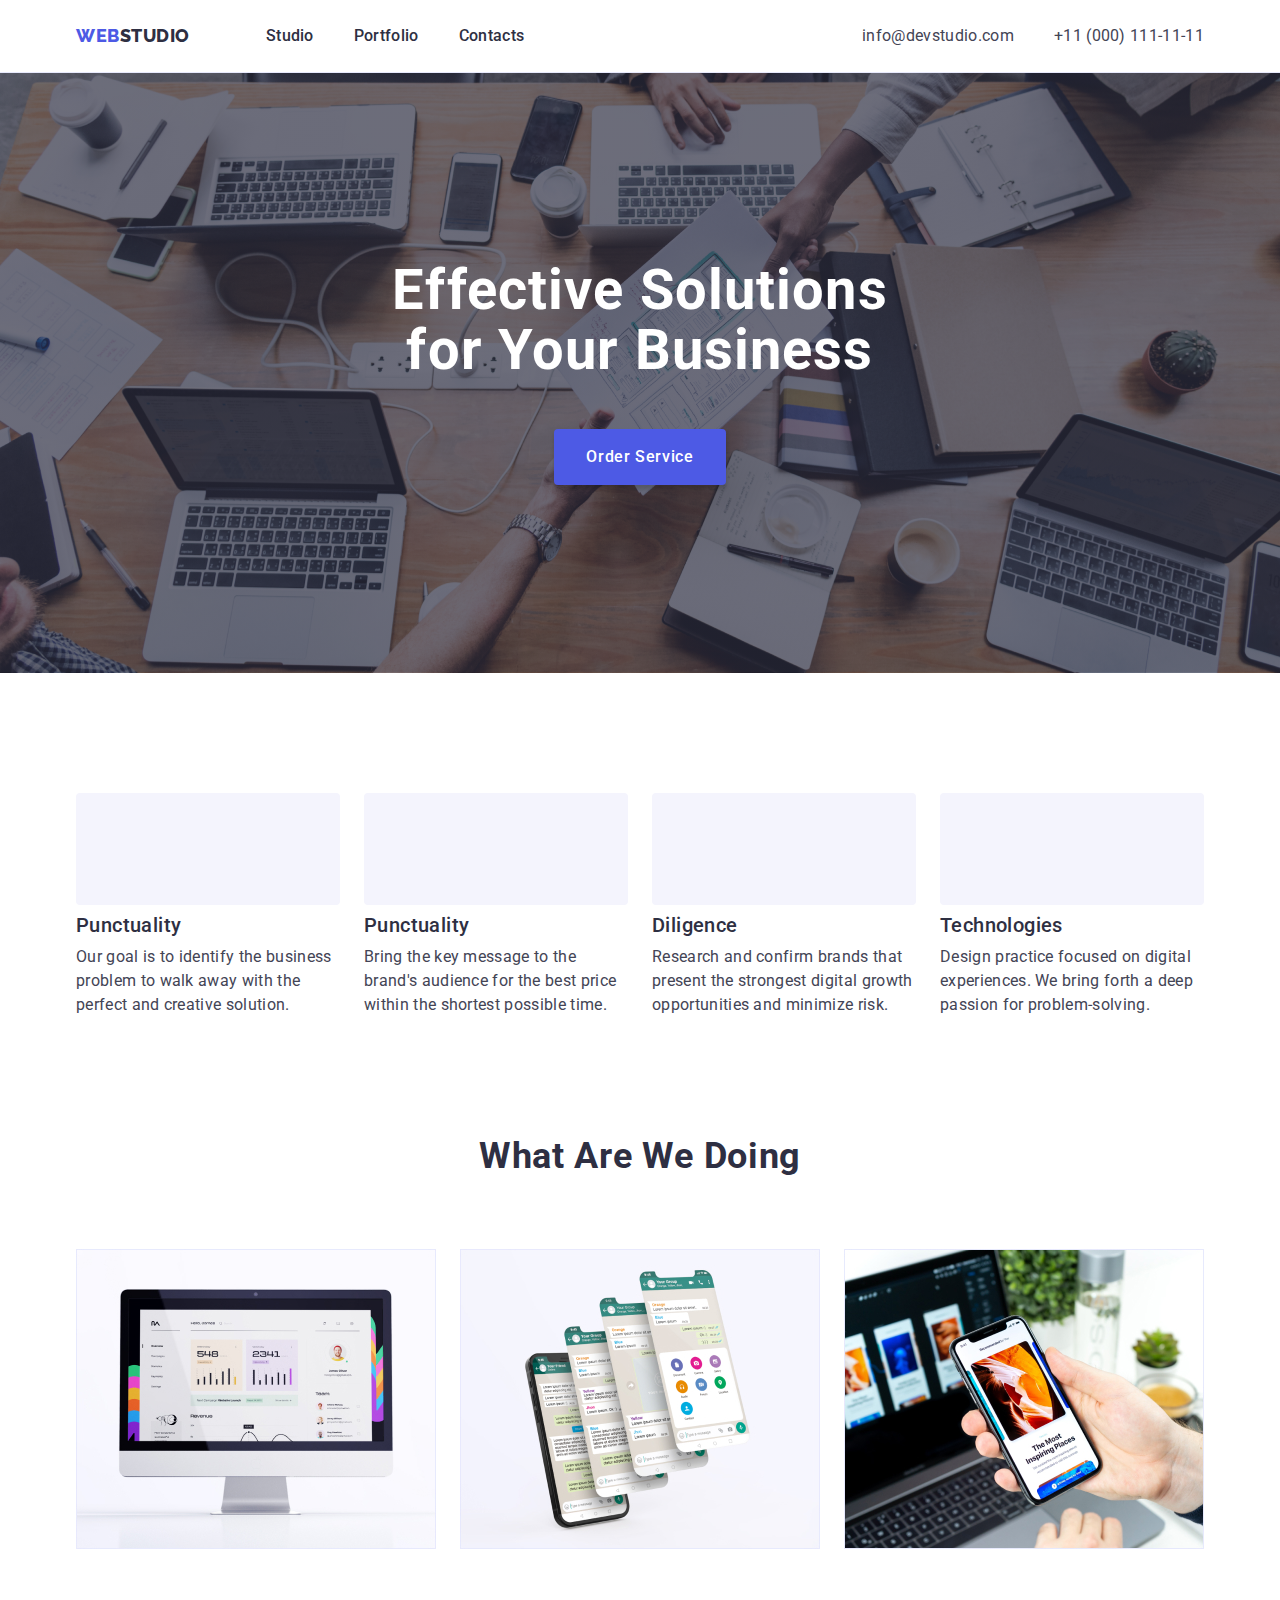
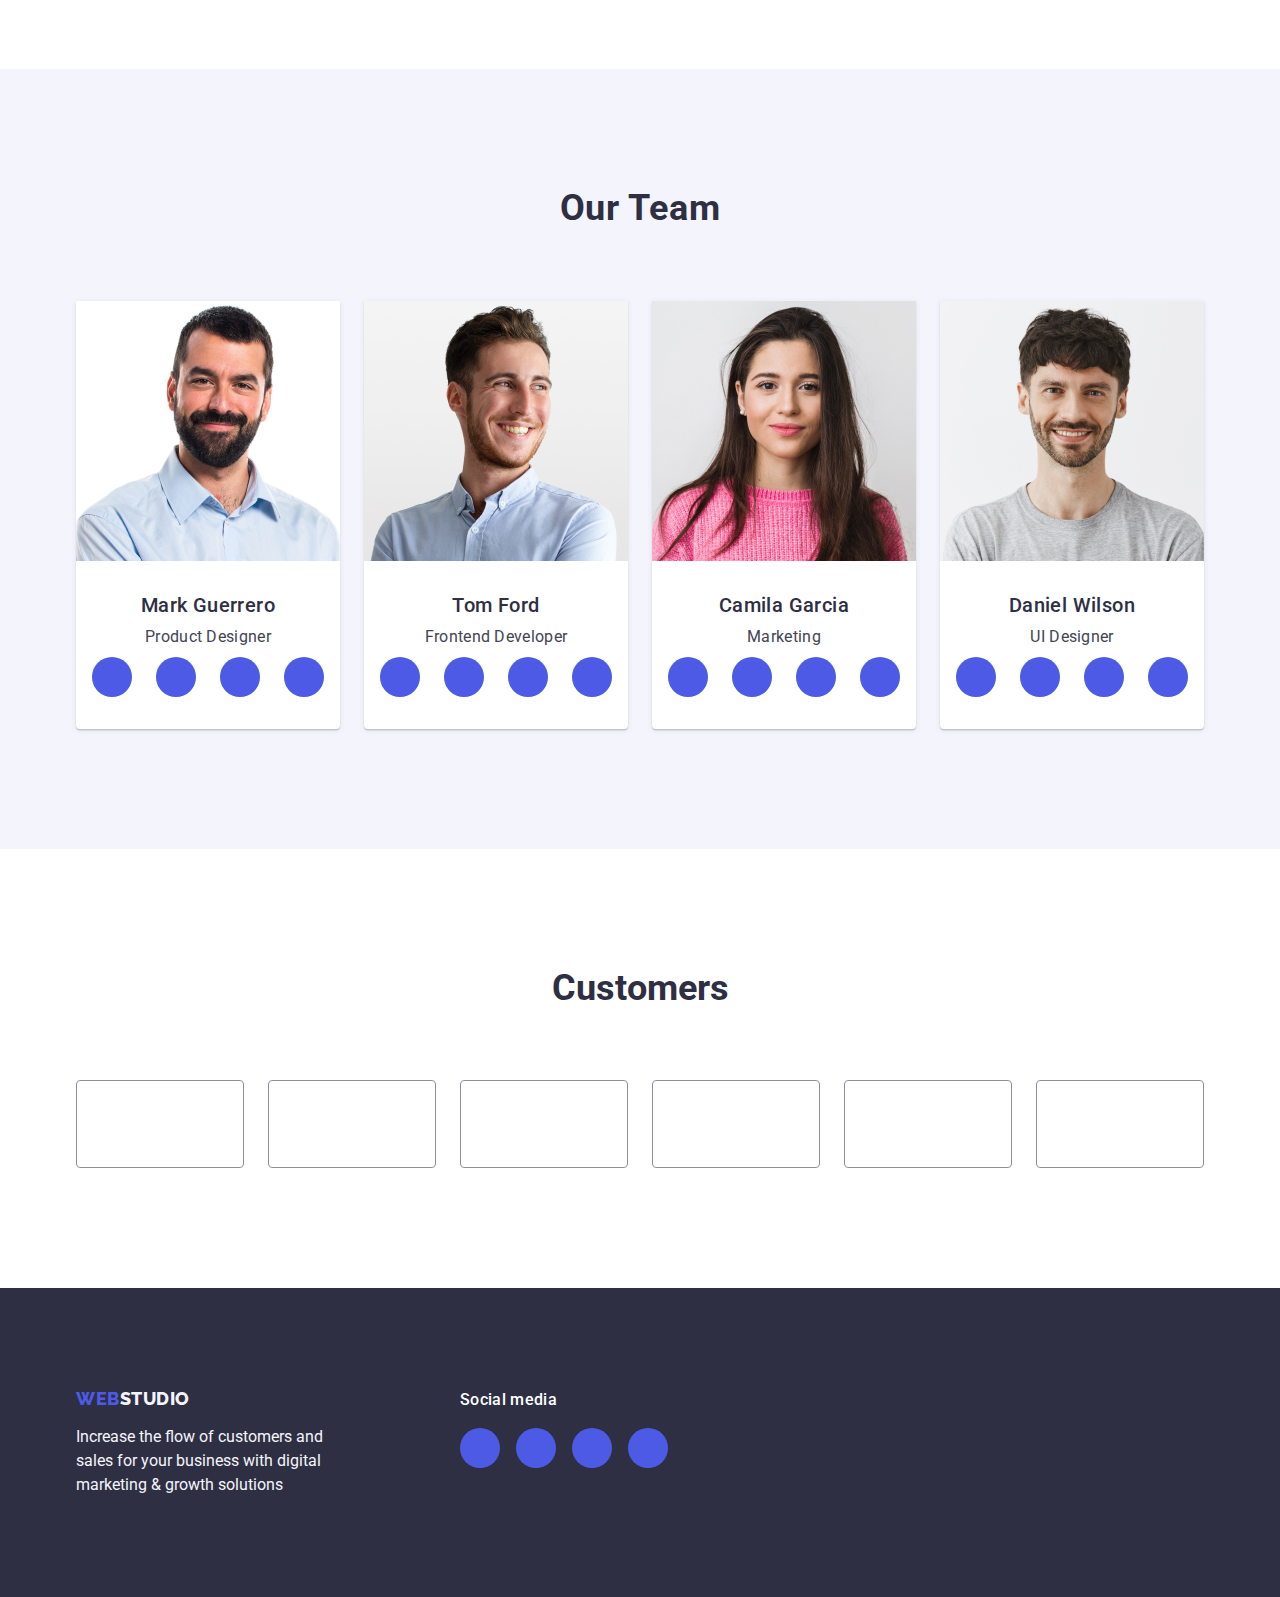
<file: index.html>
<!DOCTYPE html>
<html lang="en">
  <head>
    <meta charset="UTF-8" />
    <meta http-equiv="X-UA-Compatible" content="IE=edge" />
    <meta name="viewport" content="width=device-width, initial-scale=1.0" />
    <title>Effective Solutions for Your Business</title>
    <link rel="preconnect" href="https://fonts.googleapis.com" />
    <link rel="preconnect" href="https://fonts.gstatic.com" crossorigin />
    <link
      href="https://fonts.googleapis.com/css2?family=Raleway:wght@800&family=Roboto:wght@400;500;700&display=swap"
      rel="stylesheet"
    />
    <link
      rel="stylesheet"
      href="https://cdnjs.cloudflare.com/ajax/libs/modern-normalize/1.1.0/modern-normalize.min.css"
    />
    <link href="./css/styles.css" rel="stylesheet" />
  </head>
  <body>
    <!-- Header -->
    <header class="page-header">
      <div class="container page-header-container">
        <nav class="page-header-navigation">
          <a href="./index.html" class="link header-logo page-logo list"
            >Web<span class="logos link">Studio</span></a
          >
          <ul class="list menu">
            <li class="menu-item">
              <a href="./index.html" class="menu-link link">Studio</a>
            </li>
            <li class="menu-item">
              <a href="./portfolio.html" class="menu-link link">Portfolio</a>
            </li>
            <li class="menu-item">
              <a href="" class="menu-link link">Contacts</a>
            </li>
          </ul>
        </nav>
        <!-- Address -->
        <address class="menu-contacts">
          <ul class="list contact-links">
            <li>
              <a class="link contacts" href="mailto:info@devstudio.com"
                >info@devstudio.com</a
              >
            </li>
            <li>
              <a class="link contacts" href="tel:+110001111111"
                >+11 (000) 111-11-11</a
              >
            </li>
          </ul>
        </address>
      </div>
    </header>
    <main>
      <!-- Section-1 -->
      <section class="section-one">
        <div class="container">
          <h1 class="title-one">Effective Solutions for Your Business</h1>
          <button class="button-one" type="button">Order Service</button>
        </div>
      </section>
      <!-- Section-2 -->
      <section class="sections">
        <div class="container">
          <h2 class="visually-hidden">Efficiency</h2>
          <ul class="list section-two-list">
            <!-- Icons svg section 2 -->

            <li class="section-two-item">
              <div class="icons-section-two">
                <svg width="64" height="64">
                  <use href="./images/icons.svg#antenna"></use>
                </svg>
              </div>
              <h3 class="title-two">Punctuality</h3>
              <p class="text-item-section-two">
                Our goal is to identify the business problem to walk away with
                the perfect and creative solution.
              </p>
            </li>
            <li class="section-two-item">
              <div class="icons-section-two">
                <svg width="64" height="64">
                  <use href="./images/icons.svg#clock"></use>
                </svg>
              </div>
              <h3 class="title-two">Punctuality</h3>
              <p class="text-item-section-two">
                Bring the key message to the brand's audience for the best price
                within the shortest possible time.
              </p>
            </li>
            <li class="section-two-item">
              <div class="icons-section-two">
                <svg width="64" height="64">
                  <use href="./images/icons.svg#diagram"></use>
                </svg>
              </div>
              <h3 class="title-two">Diligence</h3>
              <p class="text-item-section-two">
                Research and confirm brands that present the strongest digital
                growth opportunities and minimize risk.
              </p>
            </li>
            <li class="section-two-item">
              <div class="icons-section-two">
                <svg width="64" height="64">
                  <use href="./images/icons.svg#astronaut"></use>
                </svg>
              </div>
              <h3 class="title-two">Technologies</h3>
              <p class="text-item-section-two">
                Design practice focused on digital experiences. We bring forth a
                deep passion for problem-solving.
              </p>
            </li>
          </ul>
        </div>
      </section>
      <!-- Section-3 -->
      <section class="section-three">
        <div class="container">
          <h2 class="title-three">What are we doing</h2>
          <ul class="list section-three-list">
            <li class="section-three-item">
              <img
                src="./images/computer.jpg"
                alt="computer"
                width="360"
                height="300"
              />
            </li>
            <li class="section-three-item">
              <img
                src="./images/cellphone.jpg"
                alt="cellphone"
                width="360"
                height="300"
              />
            </li>
            <li class="section-three-item">
              <img src="./images/pc.jpg" alt="pc" width="360" height="300" />
            </li>
          </ul>
        </div>
      </section>
      <!-- Section-4 -->
      <section class="section-four-background-color sections">
        <div class="container-four">
          <h2 class="title-four">Our Team</h2>
          <ul class="section-four-list list">
            <li class="company-employees">
              <img
                src="./images/imgmark.jpg"
                alt="mark"
                width="264"
                height="260"
              />

              <div class="employees-list">
                <h3 class="title-employees">Mark Guerrero</h3>
                <p class="text-item">Product Designer</p>
                <ul class="social-list-section-four list">
                  <li class="social-item">
                    <a href="" class="social-list-link">
                      <svg
                        class="social-list-icon"
                        aria-label="instagram icon"
                        width="16"
                        height="16"
                      >
                        <use href="./images/icons.svg#instagram"></use>
                      </svg>
                    </a>
                  </li>
                  <li class="social-item">
                    <a href="" class="social-list-link">
                      <svg
                        class="social-list-icon"
                        aria-label="twitter icon"
                        width="16"
                        height="16"
                      >
                        <use href="./images/icons.svg#twitter"></use>
                      </svg>
                    </a>
                  </li>
                  <li class="social-item">
                    <a href="" class="social-list-link">
                      <svg
                        class="social-list-icon"
                        aria-label="facebook icon"
                        width="16"
                        height="16"
                      >
                        <use href="./images/icons.svg#facebook"></use>
                      </svg>
                    </a>
                  </li>
                  <li class="social-item">
                    <a href="" class="social-list-link">
                      <svg
                        class="social-list-icon"
                        aria-label="linkedin icon"
                        width="16"
                        height="16"
                      >
                        <use href="./images/icons.svg#linkedin"></use>
                      </svg>
                    </a>
                  </li>
                </ul>
              </div>
            </li>
            <li class="company-employees">
              <img
                src="./images/imgtom.jpg"
                alt="tom"
                width="264"
                height="260"
              />
              <div class="employees-list">
                <h3 class="title-employees">Tom Ford</h3>
                <p class="text-item">Frontend Developer</p>
                <ul class="social-list-section-four list">
                  <li class="social-item">
                    <a href="" class="social-list-link">
                      <svg
                        class="social-list-icon"
                        aria-label="instagram icon"
                        width="16"
                        height="16"
                      >
                        <use href="./images/icons.svg#instagram"></use>
                      </svg>
                    </a>
                  </li>
                  <li class="social-item">
                    <a href="" class="social-list-link">
                      <svg
                        class="social-list-icon"
                        aria-label="twitter icon"
                        width="16"
                        height="16"
                      >
                        <use href="./images/icons.svg#twitter"></use>
                      </svg>
                    </a>
                  </li>
                  <li class="social-item">
                    <a href="" class="social-list-link">
                      <svg
                        class="social-list-icon"
                        aria-label="facebook icon"
                        width="16"
                        height="16"
                      >
                        <use href="./images/icons.svg#facebook"></use>
                      </svg>
                    </a>
                  </li>
                  <li class="social-item">
                    <a href="" class="social-list-link">
                      <svg
                        class="social-list-icon"
                        aria-label="linkedin icon"
                        width="16"
                        height="16"
                      >
                        <use href="./images/icons.svg#linkedin"></use>
                      </svg>
                    </a>
                  </li>
                </ul>
              </div>
            </li>
            <li class="company-employees">
              <img
                src="./images/imgcamila.jpg"
                alt="camila"
                width="264"
                height="260"
              />
              <div class="employees-list">
                <h3 class="title-employees">Camila Garcia</h3>
                <p class="text-item">Marketing</p>
                <ul class="social-list-section-four list">
                  <li class="social-item">
                    <a href="" class="social-list-link">
                      <svg
                        class="social-list-icon"
                        aria-label="instagram icon"
                        width="16"
                        height="16"
                      >
                        <use href="./images/icons.svg#instagram"></use>
                      </svg>
                    </a>
                  </li>
                  <li class="social-item">
                    <a href="" class="social-list-link">
                      <svg
                        class="social-list-icon"
                        aria-label="twitter icon"
                        width="16"
                        height="16"
                      >
                        <use href="./images/icons.svg#twitter"></use>
                      </svg>
                    </a>
                  </li>
                  <li class="social-item">
                    <a href="" class="social-list-link">
                      <svg
                        class="social-list-icon"
                        aria-label="facebook icon"
                        width="16"
                        height="16"
                      >
                        <use href="./images/icons.svg#facebook"></use>
                      </svg>
                    </a>
                  </li>
                  <li class="social-item">
                    <a href="" class="social-list-link">
                      <svg
                        class="social-list-icon"
                        aria-label="linkedin icon"
                        width="16"
                        height="16"
                      >
                        <use href="./images/icons.svg#linkedin"></use>
                      </svg>
                    </a>
                  </li>
                </ul>
              </div>
            </li>
            <li class="company-employees">
              <img
                src="./images/imgdaniel.jpg"
                alt="daniel"
                width="264"
                height="260"
              />
              <div class="employees-list">
                <h3 class="title-employees">Daniel Wilson</h3>
                <p class="text-item">UI Designer</p>
                <ul class="social-list-section-four list">
                  <li class="social-item">
                    <a href="" class="social-list-link">
                      <svg
                        class="social-list-icon"
                        aria-label="instagram icon"
                        width="16"
                        height="16"
                      >
                        <use href="./images/icons.svg#instagram"></use>
                      </svg>
                    </a>
                  </li>
                  <li class="social-item">
                    <a href="" class="social-list-link">
                      <svg
                        class="social-list-icon"
                        aria-label="twitter icon"
                        width="16"
                        height="16"
                      >
                        <use href="./images/icons.svg#twitter"></use>
                      </svg>
                    </a>
                  </li>
                  <li class="social-item">
                    <a href="" class="social-list-link">
                      <svg
                        class="social-list-icon"
                        aria-label="facebook icon"
                        width="16"
                        height="16"
                      >
                        <use href="./images/icons.svg#facebook"></use>
                      </svg>
                    </a>
                  </li>
                  <li class="social-item">
                    <a href="" class="social-list-link">
                      <svg
                        class="social-list-icon"
                        aria-label="linkedin icon"
                        width="16"
                        height="16"
                      >
                        <use href="./images/icons.svg#linkedin"></use>
                      </svg>
                    </a>
                  </li>
                </ul>
              </div>
            </li>
          </ul>
        </div>
      </section>
      <!-- Section-5 -->
      <section class="section-five">
        <div class="container">
          <h2 class="title-customers">Customers</h2>
          <ul class="customers-list list">
            <li class="customers-list-item">
              <a href="" class="link customer-link">
                <svg class="icons-section-five" width="104" height="56">
                  <use href="./images/icons.svg#ya-co"></use>
                </svg>
              </a>
            </li>
            <li class="customers-list-item">
              <a href="" class="link customer-link">
                <svg class="icons-section-five" width="104" height="56">
                  <use href="./images/icons.svg#tagline-here"></use>
                </svg>
              </a>
            </li>
            <li class="customers-list-item">
              <a href="" class="link customer-link">
                <svg class="icons-section-five" width="104" height="56">
                  <use href="./images/icons.svg#company"></use>
                </svg>
              </a>
            </li>
            <li class="customers-list-item">
              <a href="" class="link customer-link">
                <svg class="icons-section-five" width="104" height="56">
                  <use href="./images/icons.svg#foster-peters"></use>
                </svg>
              </a>
            </li>
            <li class="customers-list-item">
              <a href="" class="link customer-link">
                <svg class="icons-section-five" width="104" height="56">
                  <use href="./images/icons.svg#brand"></use>
                </svg>
              </a>
            </li>
            <li class="customers-list-item">
              <a href="" class="link customer-link">
                <svg class="icons-section-five" width="104" height="56">
                  <use href="./images/icons.svg#tag-line"></use>
                </svg>
              </a>
            </li>
          </ul>
        </div>
      </section>
    </main>
    <!-- Footer -->
    <footer class="footer">
      <div class="container container-footer">
        <div class="logotype">
          <a href="./index.html" class="link page-logo footer-logo list"
            >Web<span class="footer-color">Studio</span></a
          >
          <p class="footer-paragraph">
            Increase the flow of customers and sales for your business with
            digital marketing & growth solutions
          </p>
        </div>

        <div>
          <p class="social-media-title">Social media</p>
          <ul class="social-list-footer list">
            <li class="social-item">
              <a href="" class="social-list-link-ft link">
                <svg
                  class="social-list-icon"
                  aria-label="instagram icon"
                  width="24"
                  height="24"
                >
                  <use href="./images/icons.svg#instagram"></use>
                </svg>
              </a>
            </li>
            <li class="social-item">
              <a href="" class="social-list-link-ft link">
                <svg
                  class="social-list-icon"
                  aria-label="twitter icon"
                  width="24"
                  height="24"
                >
                  <use href="./images/icons.svg#twitter"></use>
                </svg>
              </a>
            </li>
            <li class="social-item">
              <a href="" class="social-list-link-ft link">
                <svg
                  class="social-list-icon"
                  aria-label="facebook icon"
                  width="24"
                  height="24"
                >
                  <use href="./images/icons.svg#facebook"></use>
                </svg>
              </a>
            </li>
            <li class="social-item">
              <a href="" class="social-list-link-ft link">
                <svg
                  class="social-list-icon"
                  aria-label="linkedin icon"
                  width="24"
                  height="24"
                >
                  <use href="./images/icons.svg#linkedin"></use>
                </svg>
              </a>
            </li>
          </ul>
        </div>
      </div>
    </footer>
    <script src="./js/modal.js"></script>
  </body>
</html>
</file>
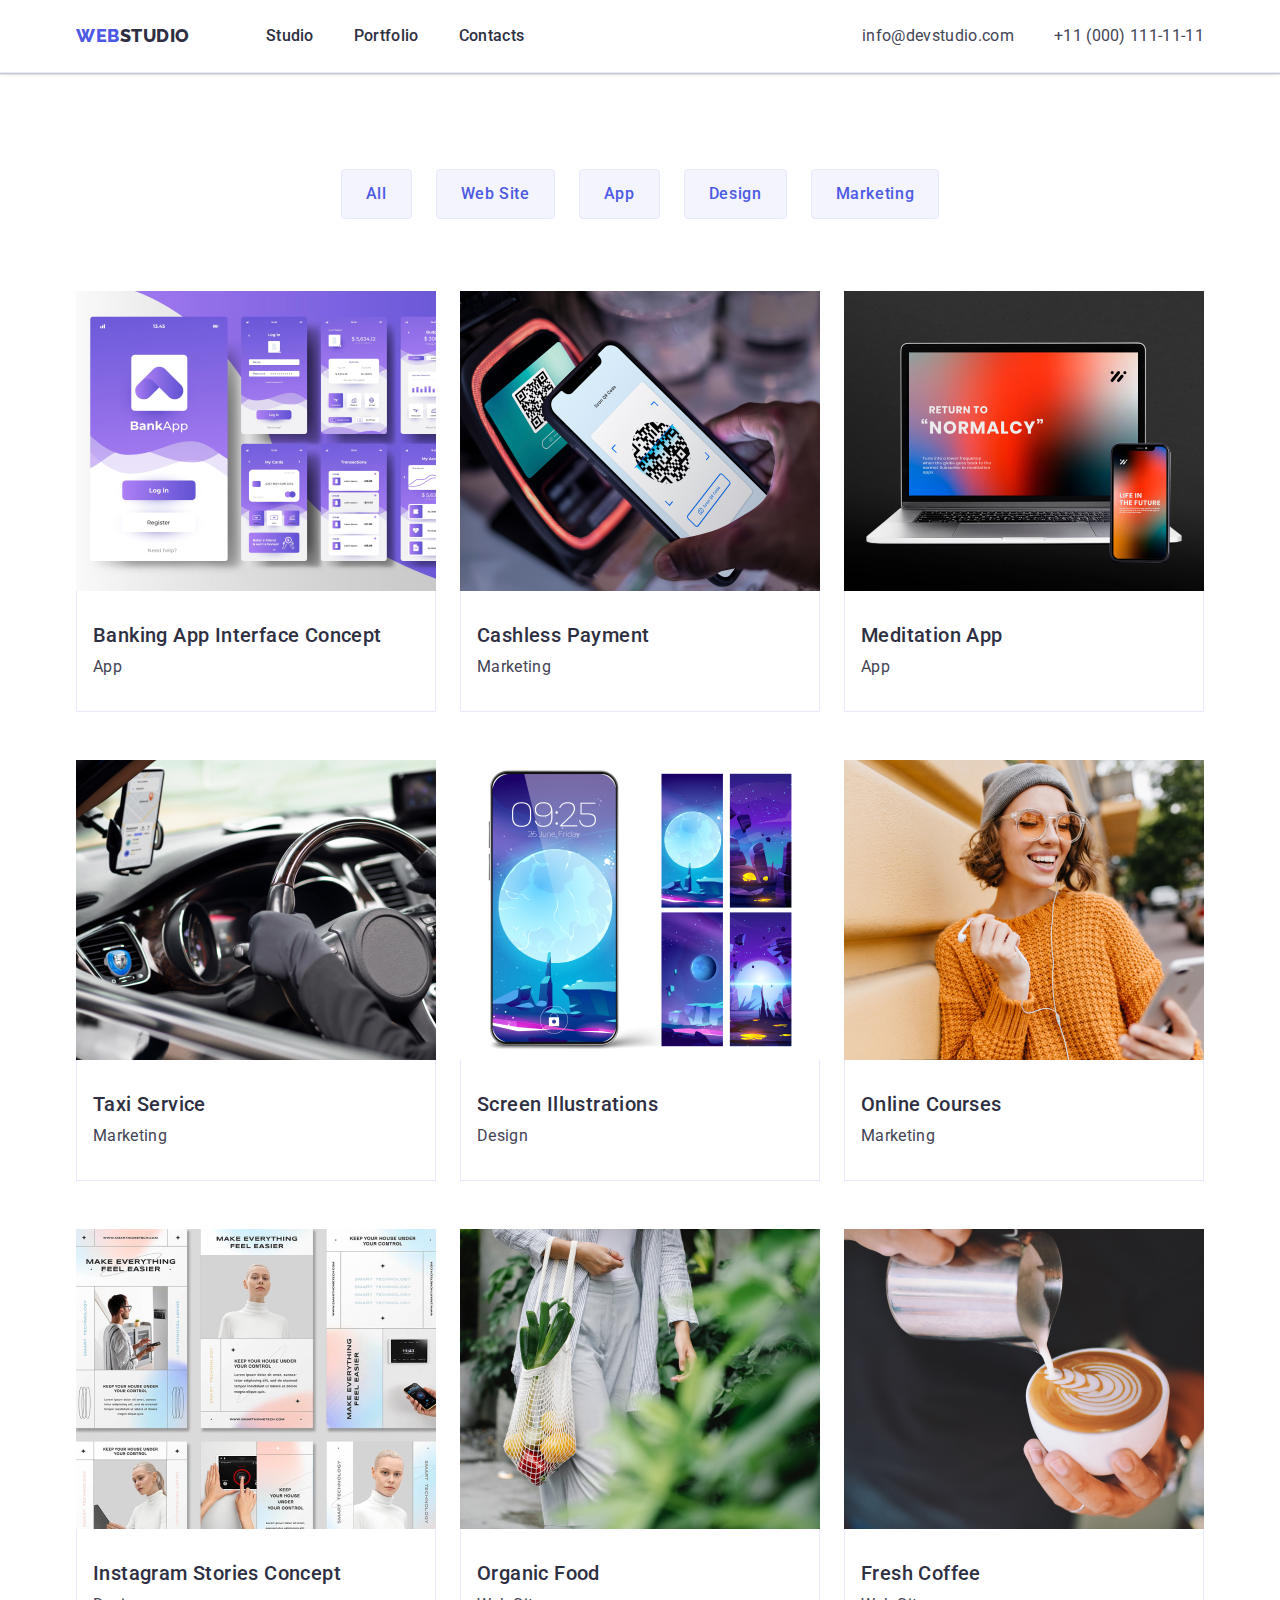
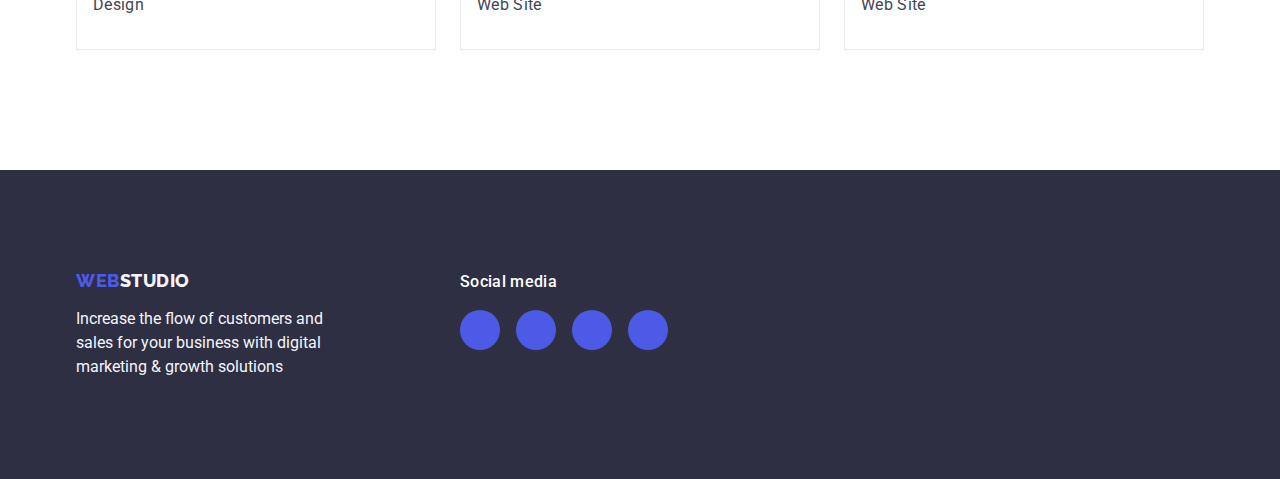
<file: portfolio.html>
<!DOCTYPE html>
<html lang="en">
  <head>
    <meta charset="UTF-8" />
    <meta http-equiv="X-UA-Compatible" content="IE=edge" />
    <meta name="viewport" content="width=device-width, initial-scale=1.0" />
    <title>Effective Solutions for Your Business</title>
    <link rel="preconnect" href="https://fonts.googleapis.com" />
    <link rel="preconnect" href="https://fonts.gstatic.com" crossorigin />
    <link
      href="https://fonts.googleapis.com/css2?family=Raleway:wght@800&family=Roboto:wght@400;500;700&display=swap"
      rel="stylesheet"
    />
    <link
      rel="stylesheet"
      href="https://cdnjs.cloudflare.com/ajax/libs/modern-normalize/1.1.0/modern-normalize.min.css"
    />
    <link rel="stylesheet" href="./css/styles.css" />
  </head>
  <body class="body-page">
    <!-- Header -->
    <header class="page-header">
      <div class="container page-header-container">
        <nav class="page-header-navigation">
          <a href="./index.html" class="link header-logo page-logo list"
            >Web<span class="logos link">Studio</span></a
          >
          <ul class="list menu">
            <li class="menu-item">
              <a href="./index.html" class="menu-link link">Studio</a>
            </li>
            <li class="menu-item">
              <a href="./portfolio.html" class="menu-link link">Portfolio</a>
            </li>
            <li class="menu-item">
              <a href="" class="menu-link link">Contacts</a>
            </li>
          </ul>
        </nav>
        <!-- Address -->
        <address class="menu-contacts">
          <ul class="list contact-links">
            <li>
              <a class="link contacts" href="mailto:info@devstudio.com"
                >info@devstudio.com</a
              >
            </li>
            <li>
              <a class="link contacts" href="tel:+110001111111"
                >+11 (000) 111-11-11</a
              >
            </li>
          </ul>
        </address>
      </div>
    </header>

    <main>
      <!-- Section-1-Portfolio -->
      <section class="main-portfolio">
        <div class="container">
          <h1 class="visually-hidden">Portfolio</h1>
          <ul class="portfolio-list list">
            <li><button type="button" class="button-portfolio">All</button></li>
            <li>
              <button type="button" class="button-portfolio">Web Site</button>
            </li>
            <li><button type="button" class="button-portfolio">App</button></li>
            <li>
              <button type="button" class="button-portfolio">Design</button>
            </li>
            <li>
              <button type="button" class="button-portfolio">Marketing</button>
            </li>
          </ul>
          <ul class="list portfolio-list-app">
            <li class="portfolio-list-item">
              <a href="./images/imgbankingapp.jpg" class="link-portfolio link">
                <div class="portfolio-picture-wrapper">
                  <img
                    src="./images/imgbankingapp.jpg"
                    alt="banking-app-interface-concept"
                    width="360"
                    height="300"
                  />
                  <p class="overlay">
                    14 Stylish and User-Friendly App Design Concepts · Task
                    Manager App · Calorie Tracker App · Exotic Fruit Ecommerce
                    App · Cloud Storage App
                  </p>
                </div>

                <div class="portfolio-app">
                  <h2 class="title-portfolio">Banking App Interface Concept</h2>
                  <p class="paragraph-portfolio">App</p>
                </div>
              </a>
            </li>
            <li class="portfolio-list-item">
              <a
                href="./images/imgcashlesspayment.jpg"
                class="link-portfolio link"
              >
                <div class="portfolio-picture-wrapper">
                  <img
                    src="./images/imgcashlesspayment.jpg"
                    alt="cashless-payment"
                    width="360"
                    height="300"
                  />
                  <p class="overlay">
                    14 Stylish and User-Friendly App Design Concepts · Task
                    Manager App · Calorie Tracker App · Exotic Fruit Ecommerce
                    App · Cloud Storage App
                  </p>
                </div>

                <div class="portfolio-app">
                  <h2 class="title-portfolio">Cashless Payment</h2>
                  <p class="paragraph-portfolio">Marketing</p>
                </div>
              </a>
            </li>
            <li class="portfolio-list-item">
              <a
                href="./images/imgmediationapp.jpg"
                class="link-portfolio link"
              >
                <div class="portfolio-picture-wrapper">
                  <img
                    src="./images/imgmediationapp.jpg"
                    alt="mediation-app"
                    width="360"
                    height="300"
                  />
                  <p class="overlay">
                    14 Stylish and User-Friendly App Design Concepts · Task
                    Manager App · Calorie Tracker App · Exotic Fruit Ecommerce
                    App · Cloud Storage App
                  </p>
                </div>

                <div class="portfolio-app">
                  <h2 class="title-portfolio">Meditation App</h2>
                  <p class="paragraph-portfolio">App</p>
                </div>
              </a>
            </li>
            <li class="portfolio-list-item">
              <a href="./images/imgtaxiservice.jpg" class="link-portfolio link">
                <div class="portfolio-picture-wrapper">
                  <img
                    src="./images/imgtaxiservice.jpg"
                    alt="taxi-service"
                    width="360"
                    height="300"
                  />
                  <p class="overlay">
                    14 Stylish and User-Friendly App Design Concepts · Task
                    Manager App · Calorie Tracker App · Exotic Fruit Ecommerce
                    App · Cloud Storage App
                  </p>
                </div>
                <div class="portfolio-app">
                  <h2 class="title-portfolio">Taxi Service</h2>
                  <p class="paragraph-portfolio">Marketing</p>
                </div>
              </a>
            </li>
            <li class="portfolio-list-item">
              <a
                href="./images/imgscreenillustration.jpg"
                class="link-portfolio link"
              >
                <div class="portfolio-picture-wrapper">
                  <img
                    src="./images/imgscreenillustration.jpg"
                    alt="screen-illustrations"
                    width="360"
                    height="300"
                  />
                  <p class="overlay">
                    14 Stylish and User-Friendly App Design Concepts · Task
                    Manager App · Calorie Tracker App · Exotic Fruit Ecommerce
                    App · Cloud Storage App
                  </p>
                </div>

                <div class="portfolio-app">
                  <h2 class="title-portfolio">Screen Illustrations</h2>
                  <p class="paragraph-portfolio">Design</p>
                </div>
              </a>
            </li>
            <li class="portfolio-list-item">
              <a
                href="./images/imgonlinecourses.jpg"
                class="link-portfolio link"
              >
                <div class="portfolio-picture-wrapper">
                  <img
                    src="./images/imgonlinecourses.jpg"
                    alt="screen-illustrations"
                    width="360"
                    height="300"
                  />
                  <p class="overlay">
                    14 Stylish and User-Friendly App Design Concepts · Task
                    Manager App · Calorie Tracker App · Exotic Fruit Ecommerce
                    App · Cloud Storage App
                  </p>
                </div>

                <div class="portfolio-app">
                  <h2 class="title-portfolio">Online Courses</h2>
                  <p class="paragraph-portfolio">Marketing</p>
                </div>
              </a>
            </li>
            <li class="portfolio-list-item">
              <a
                href="./images/imginstagramstories.jpg"
                class="link-portfolio link"
              >
                <div class="portfolio-picture-wrapper">
                  <img
                    src="./images/imginstagramstories.jpg"
                    alt="instagram-strories-concept"
                    width="360"
                    height="300"
                  />
                  <p class="overlay">
                    14 Stylish and User-Friendly App Design Concepts · Task
                    Manager App · Calorie Tracker App · Exotic Fruit Ecommerce
                    App · Cloud Storage App
                  </p>
                </div>

                <div class="portfolio-app">
                  <h2 class="title-portfolio">Instagram Stories Concept</h2>
                  <p class="paragraph-portfolio">Design</p>
                </div>
              </a>
            </li>
            <li class="portfolio-list-item">
              <a href="./images/imgorganicfood.jpg" class="link-portfolio link">
                <div class="portfolio-picture-wrapper">
                  <img
                    src="./images/imgorganicfood.jpg"
                    alt="organic-food"
                    width="360"
                    height="300"
                  />
                  <p class="overlay">
                    14 Stylish and User-Friendly App Design Concepts · Task
                    Manager App · Calorie Tracker App · Exotic Fruit Ecommerce
                    App · Cloud Storage App
                  </p>
                </div>

                <div class="portfolio-app">
                  <h2 class="title-portfolio">Organic Food</h2>
                  <p class="paragraph-portfolio">Web Site</p>
                </div>
              </a>
            </li>
            <li class="portfolio-list-item">
              <a href="./images/imgfreshcoffee.jpg" class="link-portfolio link">
                <div class="portfolio-picture-wrapper">
                  <img
                    src="./images/imgfreshcoffee.jpg"
                    alt="fresh-coffee"
                    width="360"
                    height="300"
                  />
                  <p class="overlay">
                    14 Stylish and User-Friendly App Design Concepts · Task
                    Manager App · Calorie Tracker App · Exotic Fruit Ecommerce
                    App · Cloud Storage App
                  </p>
                </div>

                <div class="portfolio-app">
                  <h2 class="title-portfolio">Fresh Coffee</h2>
                  <p class="paragraph-portfolio">Web Site</p>
                </div>
              </a>
            </li>
          </ul>
        </div>
      </section>
    </main>
    <!-- Footer -->
    <!-- Footer -->
    <footer class="footer">
      <div class="container container-footer">
        <div class="logotype">
          <a href="./index.html" class="link page-logo footer-logo list"
            >Web<span class="footer-color">Studio</span></a
          >
          <p class="footer-paragraph">
            Increase the flow of customers and sales for your business with
            digital marketing & growth solutions
          </p>
        </div>

        <div>
          <p class="social-media-title">Social media</p>
          <ul class="social-list-footer list">
            <li class="social-item">
              <a href="" class="social-list-link-ft link">
                <svg
                  class="social-list-icon"
                  aria-label="instagram icon"
                  width="24"
                  height="24"
                >
                  <use href="./images/icons.svg#instagram"></use>
                </svg>
              </a>
            </li>
            <li class="social-item">
              <a href="" class="social-list-link-ft link">
                <svg
                  class="social-list-icon"
                  aria-label="twitter icon"
                  width="24"
                  height="24"
                >
                  <use href="./images/icons.svg#twitter"></use>
                </svg>
              </a>
            </li>
            <li class="social-item">
              <a href="" class="social-list-link-ft link">
                <svg
                  class="social-list-icon"
                  aria-label="facebook icon"
                  width="24"
                  height="24"
                >
                  <use href="./images/icons.svg#facebook"></use>
                </svg>
              </a>
            </li>
            <li class="social-item">
              <a href="" class="social-list-link-ft link">
                <svg
                  class="social-list-icon"
                  aria-label="linkedin icon"
                  width="24"
                  height="24"
                >
                  <use href="./images/icons.svg#linkedin"></use>
                </svg>
              </a>
            </li>
          </ul>
        </div>
      </div>
    </footer>
  </body>
</html>
</file>
<file: css/styles.css>
:root {
  --background-color: #ffffff;
  --page-logo-color: #4d5ae5;
  --first-paragraf-color: #434455;
  --sections-color: #2e2f42;
  --contact-color: #434455;
  --section-four-back-ground-color: #f4f4fd;
  --footer-color: #2e2f42;
  --portfolio-button: #4d5ae5;
  --portfolio-background-button: #f4f4fd;
  --title-portfolio-color: #2e2f42;
  --prg-color: #434455;
  --buttons-portfolio: #e7e9fc;
  --accent-color: #4d5ae5;
  --icon-color: #f4f4fd;
  --color-title-customers: #2e2f42;
  --customer-link-color: #8e8f99;
  --footer-color-var: #ffffff;
  --footer-link: #4d5ae5;
  --social-media-link-color: #4d5ae5;
}

body {
  font-family: "Roboto", sans-serif;
  color: #434455;
  background-color: var(--background-color);
}
.page-header-container {
  display: flex;
  align-items: center;
}
.container {
  width: 1158px;
  margin: auto;
  padding: 0 15px;
  margin-right: auto;
  margin-left: auto;
}

.menu {
  display: flex;
  gap: 40px;
}
.list {
  display: flex;
  flex-wrap: wrap;
  margin-top: 0;
  margin-bottom: 0;
  list-style: none;
}
h1,
h2,
h3,
h4,
p {
  margin-top: 0;
  margin-bottom: 0;
}
ul,
ol {
  margin-top: 0;
  margin-bottom: 0;
  padding-left: 0;
}

img {
  display: block;
}

.menu-link {
  display: block;
  font-weight: 500;
  font-size: 16px;
  line-height: 1.5;
  letter-spacing: 0.02em;
  color: #2e2f42;
  padding: 24px 0;
}

.menu-link:hover,
.menu-link:focus {
  color: #404bbf;
}
/* Header */
.page-header {
  background-color: #ffffff;
  border-bottom: 1px solid #e7e9fc;
  box-shadow: 0px 1px 6px rgba(46, 47, 66, 0.08),
    0px 1px 1px rgba(46, 47, 66, 0.16), 0px 2px 1px rgba(46, 47, 66, 0.08);
}

.page-header-navigation {
  display: flex;
  align-items: center;
  justify-content: flex-end;
  margin-right: auto;
}
.menu-header {
  display: flex;
  row-gap: 40px;
}

.list {
  list-style: none;
  display: flex;
}

/* Address */
.menu-contacts {
  font-style: normal;
}

.contacts {
  font-weight: 400;
  font-size: 16px;
  line-height: 1.5;
  letter-spacing: 0.02em;
  color: var(--contact-color);
  margin-left: auto;
}

.contacts:hover,
.contacts:focus {
  color: #404bbf;
}

.contact-links {
  display: flex;
  gap: 40px;
}
.link {
  text-decoration: none;
}

.page-logo {
  font-family: "Raleway", sans-serif;
  font-style: normal;
  font-weight: 800;
  font-size: 18px;
  display: inline-block;
  line-height: 1.17;
  align-items: center;
  letter-spacing: 0.03em;
  text-transform: uppercase;
  color: var(--page-logo-color);
}
.header-logo {
  margin-right: 76px;
}
.logos {
  color: #2e2f42;
}

/* Section-1 */
.section-one {
  padding: 188px 0;
  background-color: #2e2f42;
  background-image: linear-gradient(
      rgba(46, 47, 66, 0.7),
      rgba(46, 47, 66, 0.7)
    ),
    url(../images/hero-image.jpg);
  background-repeat: no-repeat;
  background-size: cover;
  background-position: center;
  max-width: 1440px;
  margin-left: auto;
  margin-right: auto;
}
.sections {
  padding: 120px 0;
  display: block;
}

.title-one {
  font-weight: 700;
  font-size: 56px;
  line-height: 1.07;
  text-align: center;
  letter-spacing: 0.02em;
  color: #ffffff;

  margin: auto;
  max-width: 496px;
  margin-bottom: 48px;
}
/* Section-2 */
.visually-hidden {
  position: absolute;
  width: 1px;
  height: 1px;
  margin: -1px;
  border: 0;
  padding: 0;
  white-space: nowrap;
  clip-path: inset(100%);
  clip: rect(0 0 0 0);
  overflow: hidden;
}
.title-two {
  font-weight: 500;
  font-size: 20px;
  line-height: 1.2;
  letter-spacing: 0.02em;
  color: var(--sections-color);
  margin-bottom: 8px;
}
.section-two-list {
  display: flex;
  gap: 24px;
}
.section-two-item {
  width: calc((100% - 72px) / 4);
}

.text-item-section-two {
  font-size: 16px;
  line-height: 1.5;
  letter-spacing: 0.02em;
}
.icons-section-two {
  display: flex;
  align-items: center;
  justify-content: center;
  height: 112px;
  margin-bottom: 8px;
  border-radius: 4px;
  background-color: #f4f4fd;
}

/* Section-3 */
.section-three {
  padding-bottom: 120px;
}
.title-three {
  font-size: 36px;
  line-height: 1.11;
  text-align: center;
  letter-spacing: 0.02em;
  text-transform: capitalize;
  color: var(--sections-color);
  margin-bottom: 72px;
}
.section-three-list {
  display: flex;
  padding: 0;
  gap: 24px;
}
.section-three-item {
  width: calc((100% - 48px) / 3);
  margin: auto;
  padding: auto;
}
/* Section-4 */
.section-four-background-color {
  background-color: var(--section-four-back-ground-color);
  padding: 120px 0px;
}
.container-four {
  width: 1158px;
  margin-left: auto;
  margin-right: auto;
  padding-left: 15px;
  padding-right: 15px;
}
.social-list-link {
  display: flex;
  align-items: center;
  justify-content: center;
  width: 100%;
  height: 100%;
  border-radius: 50%;
  background-color: var(--social-media-link-color);
}
.social-list-link:hover,
.social-list-link:focus {
  background-color: #404bbf;
}
.title-four {
  font-size: 36px;
  line-height: 1.11;
  text-align: center;
  letter-spacing: 0.02em;
  text-transform: capitalize;
  color: var(--sections-color);
  margin-bottom: 72px;
}
.section-four-list {
  gap: 24px;
}
.company-employees {
  border-radius: 0px 0px 4px 4px;
  text-align: center;
  box-shadow: 0px 1px 6px rgba(46, 47, 66, 0.08),
    0px 1px 1px rgba(46, 47, 66, 0.16), 0px 2px 1px rgba(46, 47, 66, 0.08);
  background-color: #ffffff;
}
.company-employees {
  width: calc((100% - 72px) / 4);
}

.title-employees {
  font-weight: 500;
  font-size: 20px;
  line-height: 1.2;
  letter-spacing: 0.02em;
  color: var(--sections-color);
  text-align: center;
  margin-bottom: 8px;
  text-align: center;
  margin-top: 0;
  margin-bottom: 8px;
  font-weight: 500;
  font-size: 20px;
}
.employees-list {
  padding: 32px 0;
  gap: 24px;
}

/* Button */

button {
  cursor: pointer;
}
.button-one {
  /* font-family: "Roboto", sans-serif; */
  display: block;
  font-weight: 500;
  font-size: 16px;
  line-height: 1.5;
  letter-spacing: 0.04em;
  background-color: #4d5ae5;
  color: #ffffff;
  box-shadow: 0px 4px 4px rgba(0, 0, 0, 0.15);
  height: 56px;
  border: none;
  border-radius: 4px;
  padding: 16px 32px;
  min-width: 169px;
  margin: auto;
}
.button-one:hover,
.button-one:focus {
  background-color: #404bbf;
  cursor: pointer;
}

/* Section-5 */
.section-five {
  padding-top: 120px;
  padding-bottom: 120px;
}
.title-customers {
  font-size: 36px;
  line-height: 1.1;
  justify-content: center;
  color: var(--color-title-customers);
  margin-bottom: 72px;
  text-align: center;
}
.customers-list {
  display: flex;
  gap: 24px;
}
.customers-list-item {
  height: 88px;
  width: calc((100% - 120px) / 6);
}

.customer-link {
  display: flex;
  box-sizing: border-box;
  border: 1px solid #8e8f99;
  border-radius: 4px;
  width: 100%;
  height: 100%;
  display: flex;
  align-items: center;
  justify-content: center;
  color: var(--customer-link-color);
}
.customer-link:hover,
.customer-link:focus {
  border-color: #404bbf;
  color: #404bbf;
}
.icons-section-five {
  fill: currentColor;
}

/* Footer */

.footer {
  background-color: #2e2f42;
  padding: 100px 0;
  margin: auto;
}

.container-footer {
  display: flex;
  align-items: baseline;
}

.social-media-title {
  display: block;
  box-sizing: border-box;
  font-weight: 500;
  font-size: 16px;
  line-height: 1.5;
  letter-spacing: 0.02em;
  color: var(--footer-color-var);
  margin-bottom: 16px;
}

.social-list-section-four {
  display: flex;
  justify-content: center;
  gap: 24px;
}

.social-list-footer {
  display: flex;
  justify-content: center;
  gap: 16px;
}
.social-item {
  width: 40px;
  height: 40px;
}
.social-list-link-ft {
  display: flex;
  align-items: center;
  justify-content: center;
  width: 100%;
  height: 100%;
  background-color: var(--footer-link);
  border-radius: 50%;
}
.social-list-link-ft:hover,
.social-list-link-ft:focus {
  background-color: #31d0aa;
}
.social-list-icon {
  fill: var(--icon-color);
}

.text-item {
  font-size: 16px;
  line-height: 1.5;
  letter-spacing: 0.02em;
  color: var(--first-paragraf-color);
  padding: 0;
  text-align: center;
  margin-bottom: 8px;
  text-align: center;
  margin-top: 0;
  margin-bottom: 8px;
}
.footer-color {
  color: #f4f4fd;
}
.logotype {
  display: block;
  box-sizing: border-box;
  margin-right: 120px;
}
.footer-paragraph {
  color: #f4f4fd;
  max-width: 264px;
  line-height: 1.5;
}
.footer-logo {
  margin-bottom: 16px;
}

/* Portfolio */
.button-portfolio {
  /* font-family: "Roboto", sans-serif; */
  font-weight: 500;
  font-size: 16px;
  line-height: 1.5;
  letter-spacing: 0.04em;
  color: var(--portfolio-button);
  background-color: var(--portfolio-background-button);
  padding: 12px 24px;
  border: 1px solid var(--buttons-portfolio);
  border-radius: 4px;
}
.button-portfolio:hover,
.button-portfolio:focus {
  cursor: pointer;
  color: #ffffff;
  background-color: #404bbf;
  border: 1px solid transparent;
  box-shadow: 0px 3px 1px rgba(0, 0, 0, 0.1), 0px 2px 1px rgba(0, 0, 0, 0.08),
    0px 2px 2px rgba(0, 0, 0, 0.12);
}
.title-portfolio {
  font-weight: 500;
  font-size: 20px;
  line-height: 1.2;
  letter-spacing: 0.02em;
  color: var(--title-portfolio-color);
  margin-bottom: 8px;
}
.paragraph-portfolio {
  font-size: 16px;
  line-height: 1.5;
  letter-spacing: 0.02em;
  color: var(--prg-color);
}
.main-portfolio {
  padding: 96px 0 120px;
}
.portfolio-list {
  list-style: none;
  display: flex;
  justify-content: center;
  margin-bottom: 72px;
  gap: 24px;
}
.portfolio-list-app {
  list-style: none;
  display: flex;
  column-gap: 24px;
  flex-wrap: wrap;
  row-gap: 48px;
}
.portfolio-list-item {
  width: calc((100% - 48px) / 3);
}
.link-portfolio {
  display: block;
}

.link-portfolio:hover,
.link-portfolio:focus {
  box-shadow: 0px 1px 6px rgba(46, 47, 66, 0.08),
    0px 1px 1px rgba(46, 47, 66, 0.16), 0px 2px 1px rgba(46, 47, 66, 0.08);
}
.portfolio-app {
  padding: 32px 16px;
  border: 1px solid #e7e9fc;
  border-top: none;
}
.overlay {
  position: absolute;
  transform: translate(0, 100%);
  transition: transform 250ms cubic-bezier(0.4, 0, 0.2, 1);
  top: 0;
  left: 0;
  width: 100%;
  height: 100%;
  background-color: #4d5ae5;
  color: #f4f4fd;
  padding: 40px 32px;
  overflow: auto;
}

.portfolio-picture-wrapper {
  position: relative;
  overflow: hidden;
}
.portfolio-picture-wrapper:hover .overlay,
.portfolio-picture-wrapper:focus .overlay {
  transform: translateY(0%);
}
</file>
